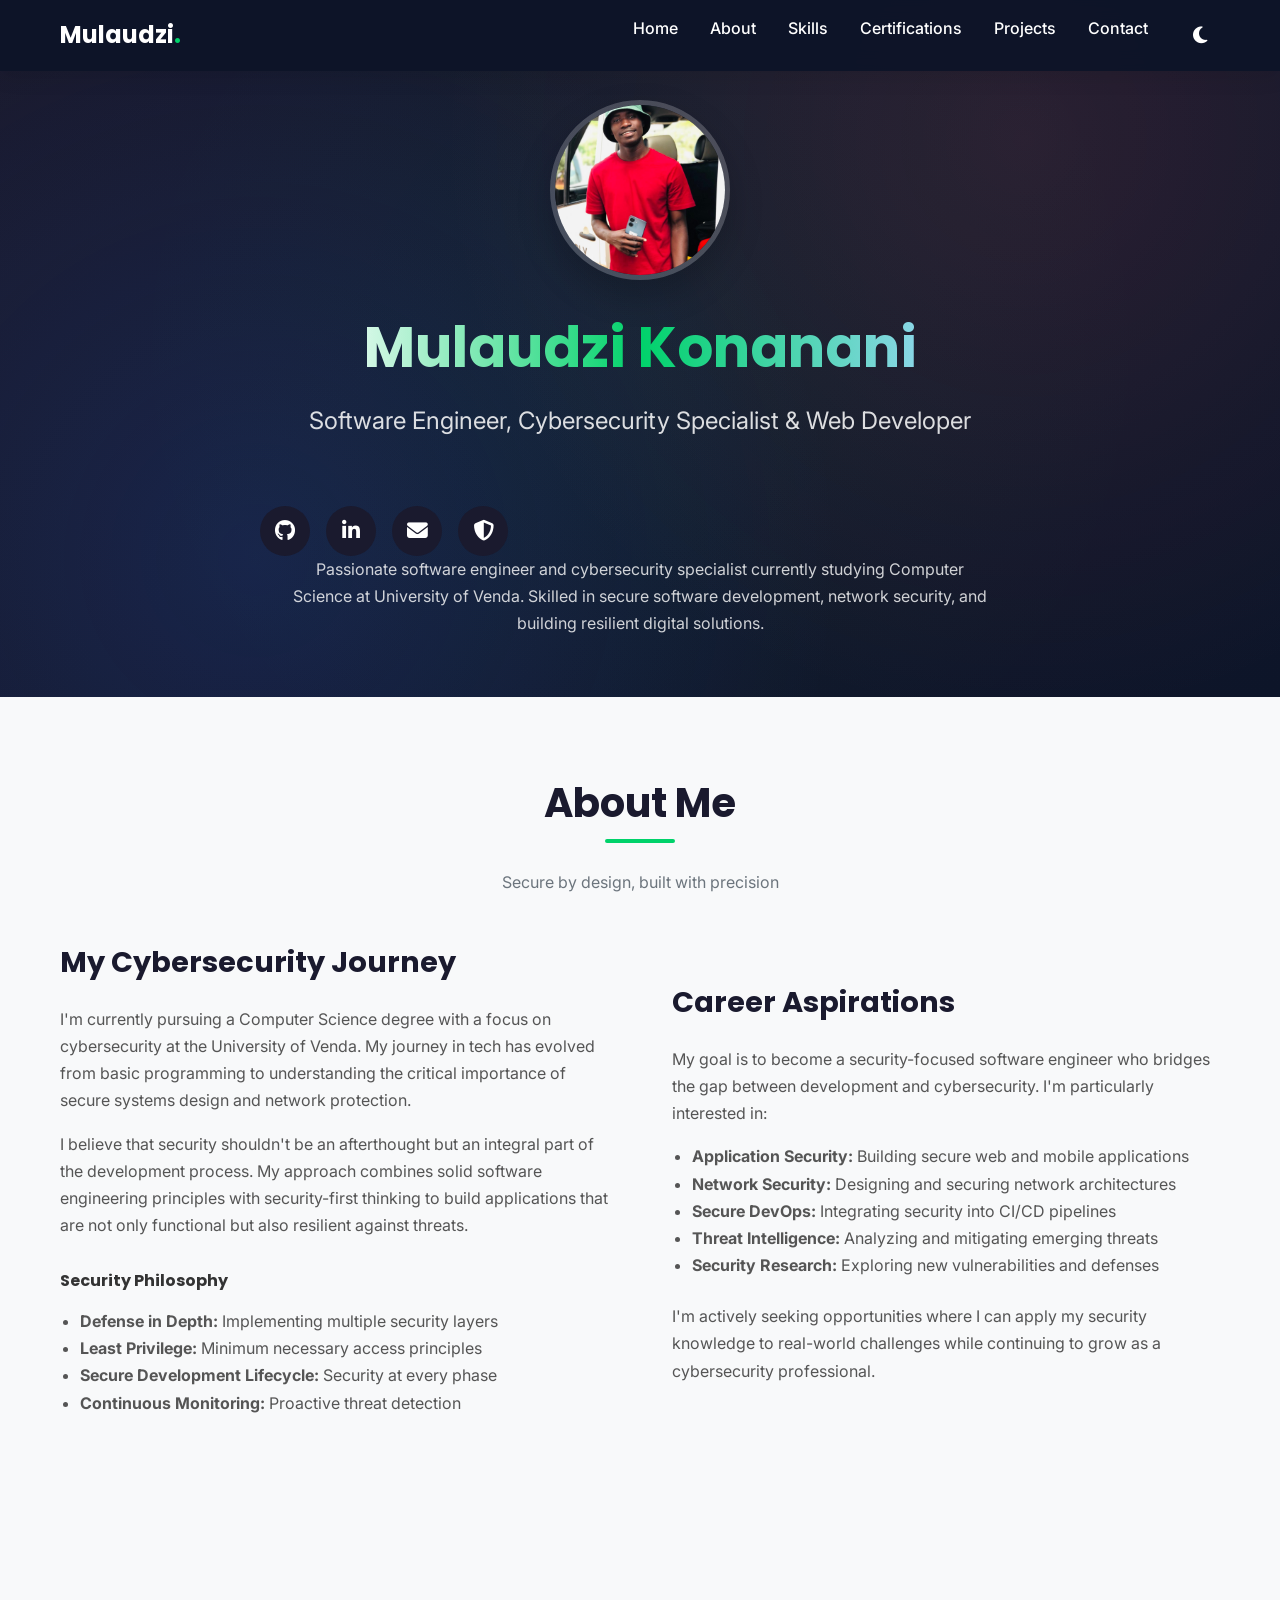
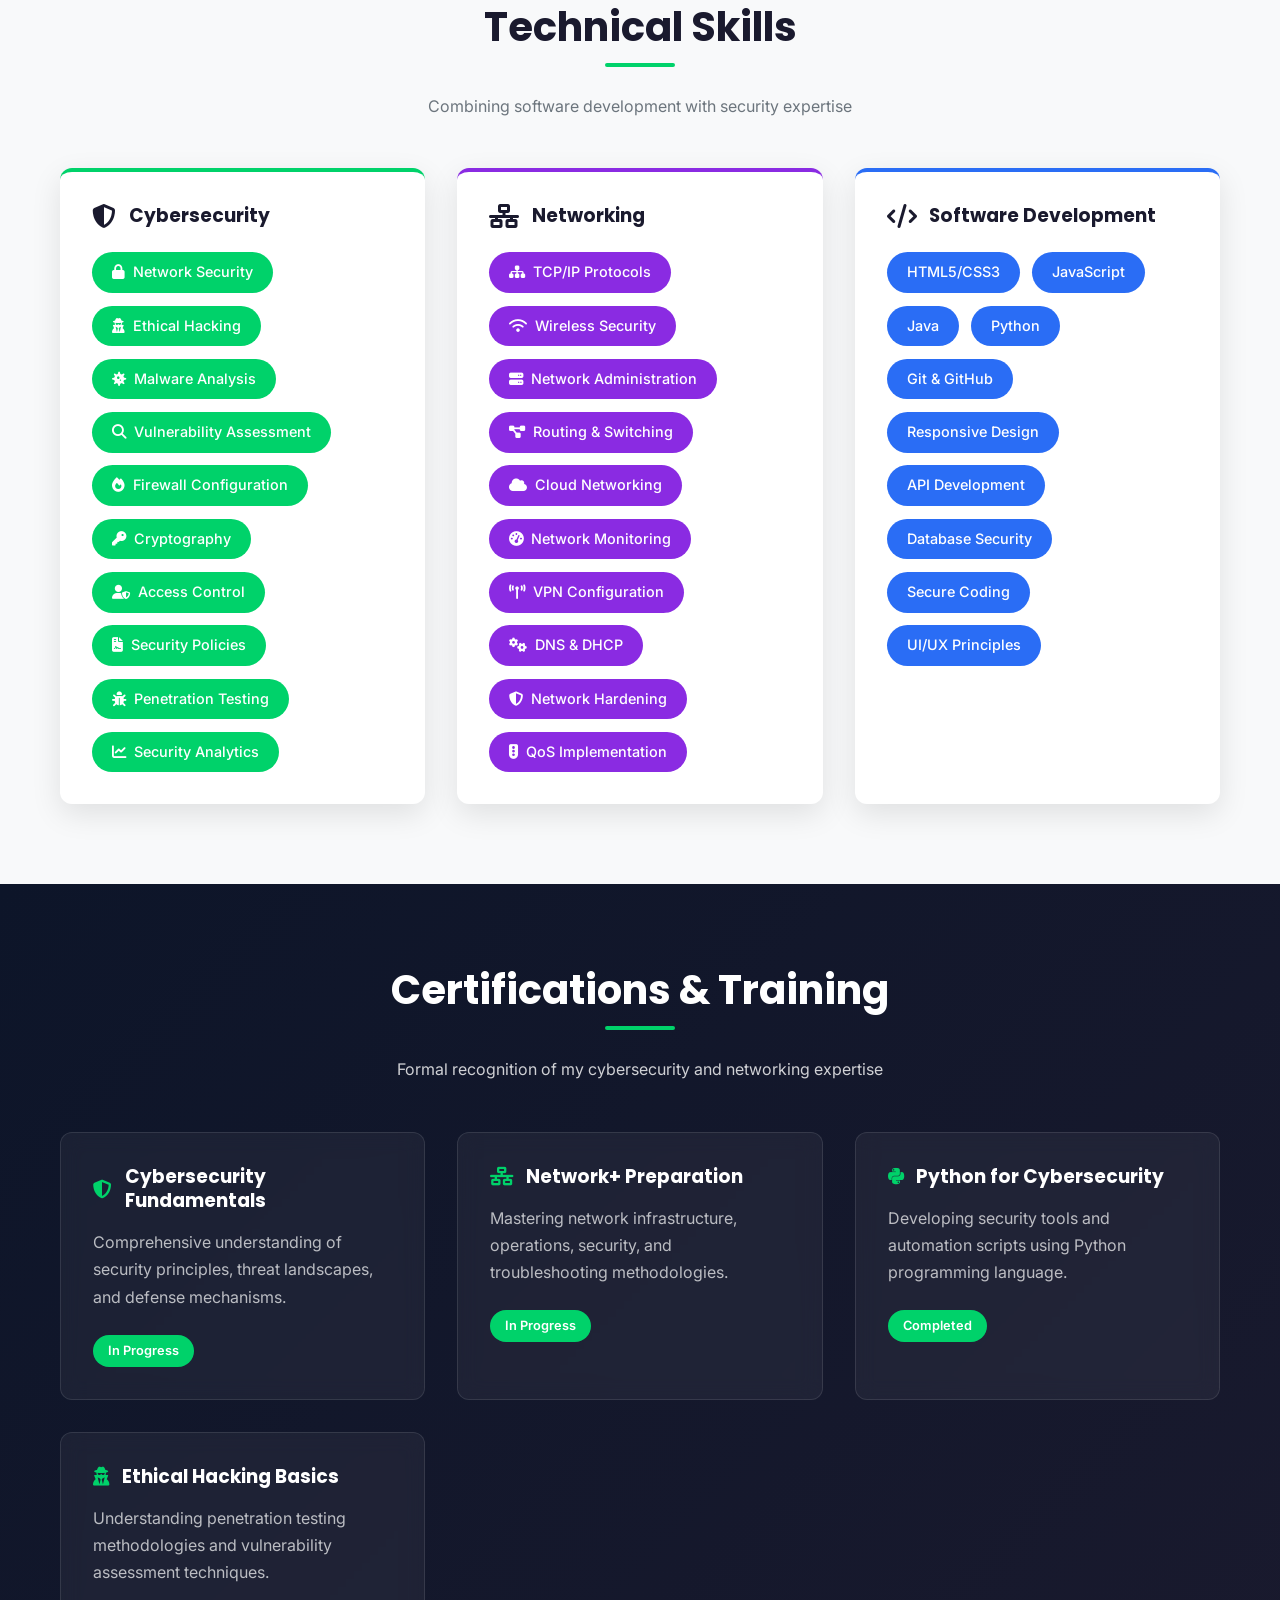
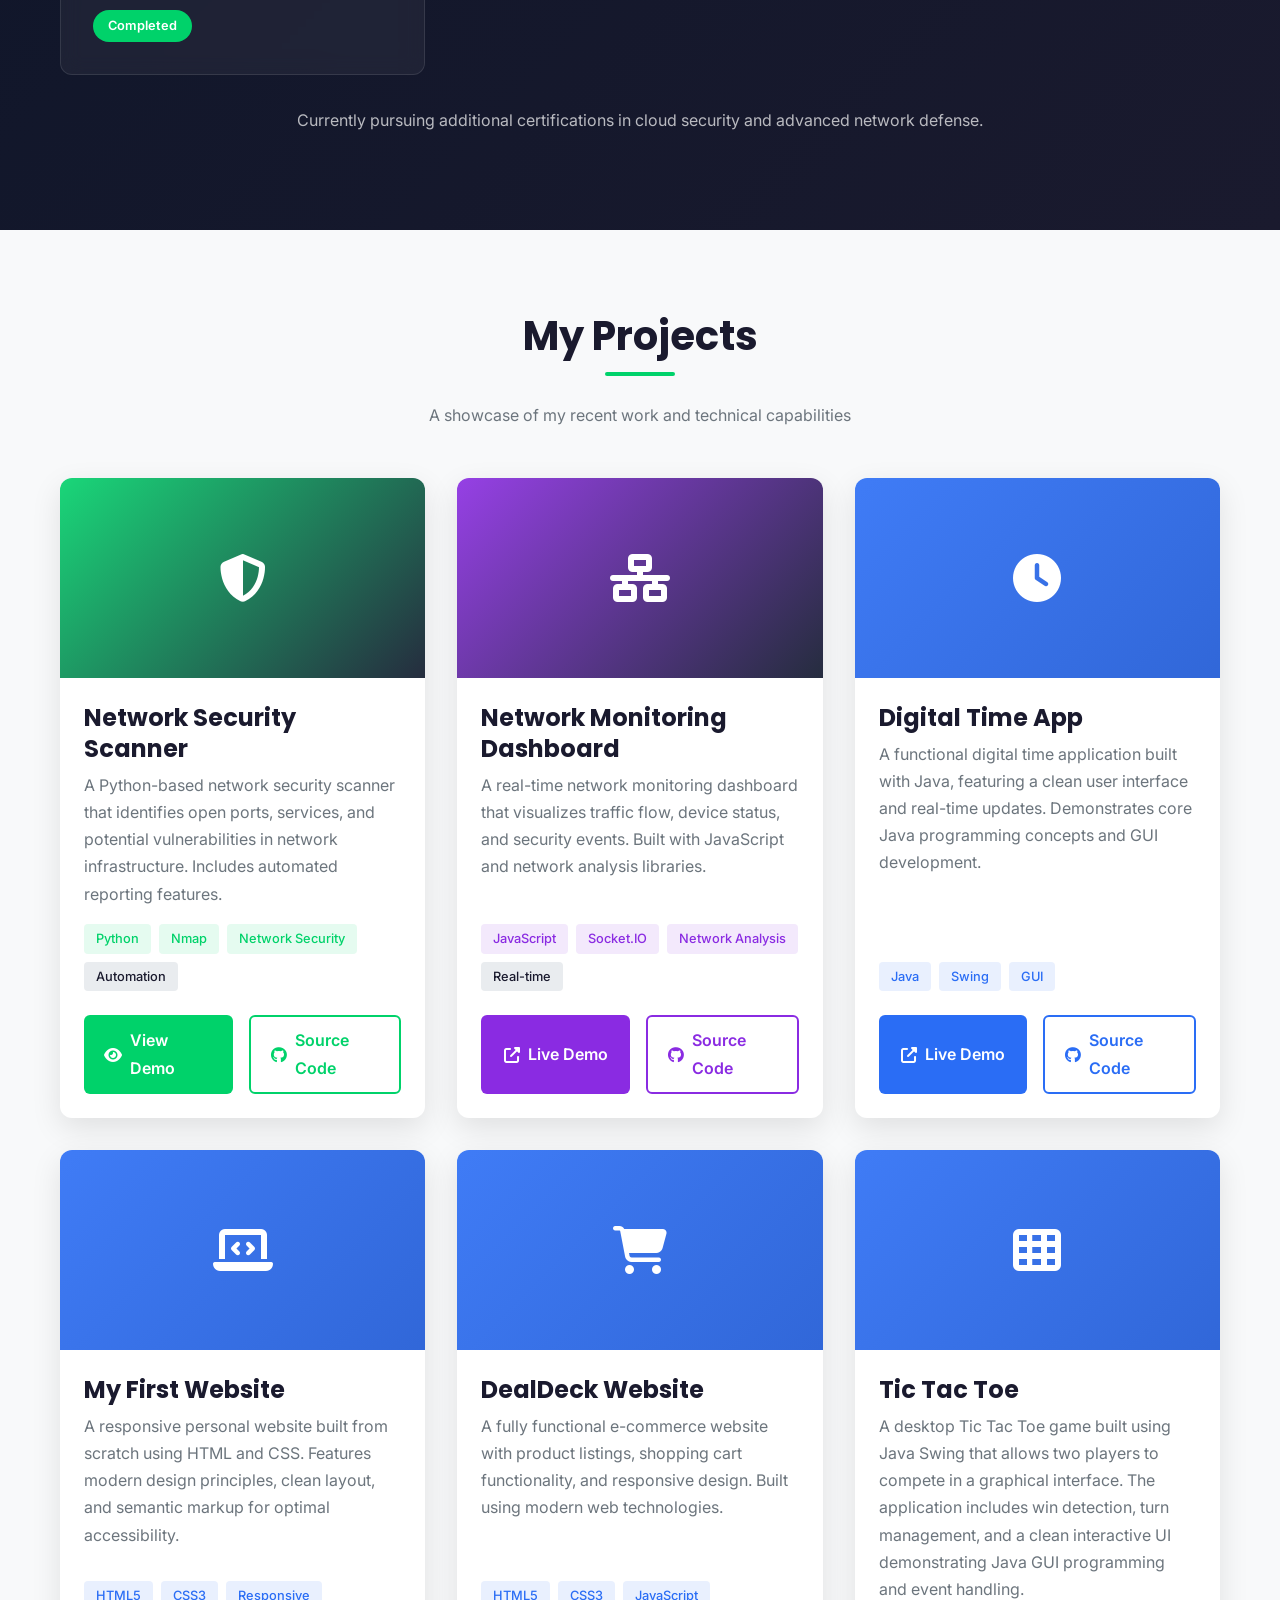
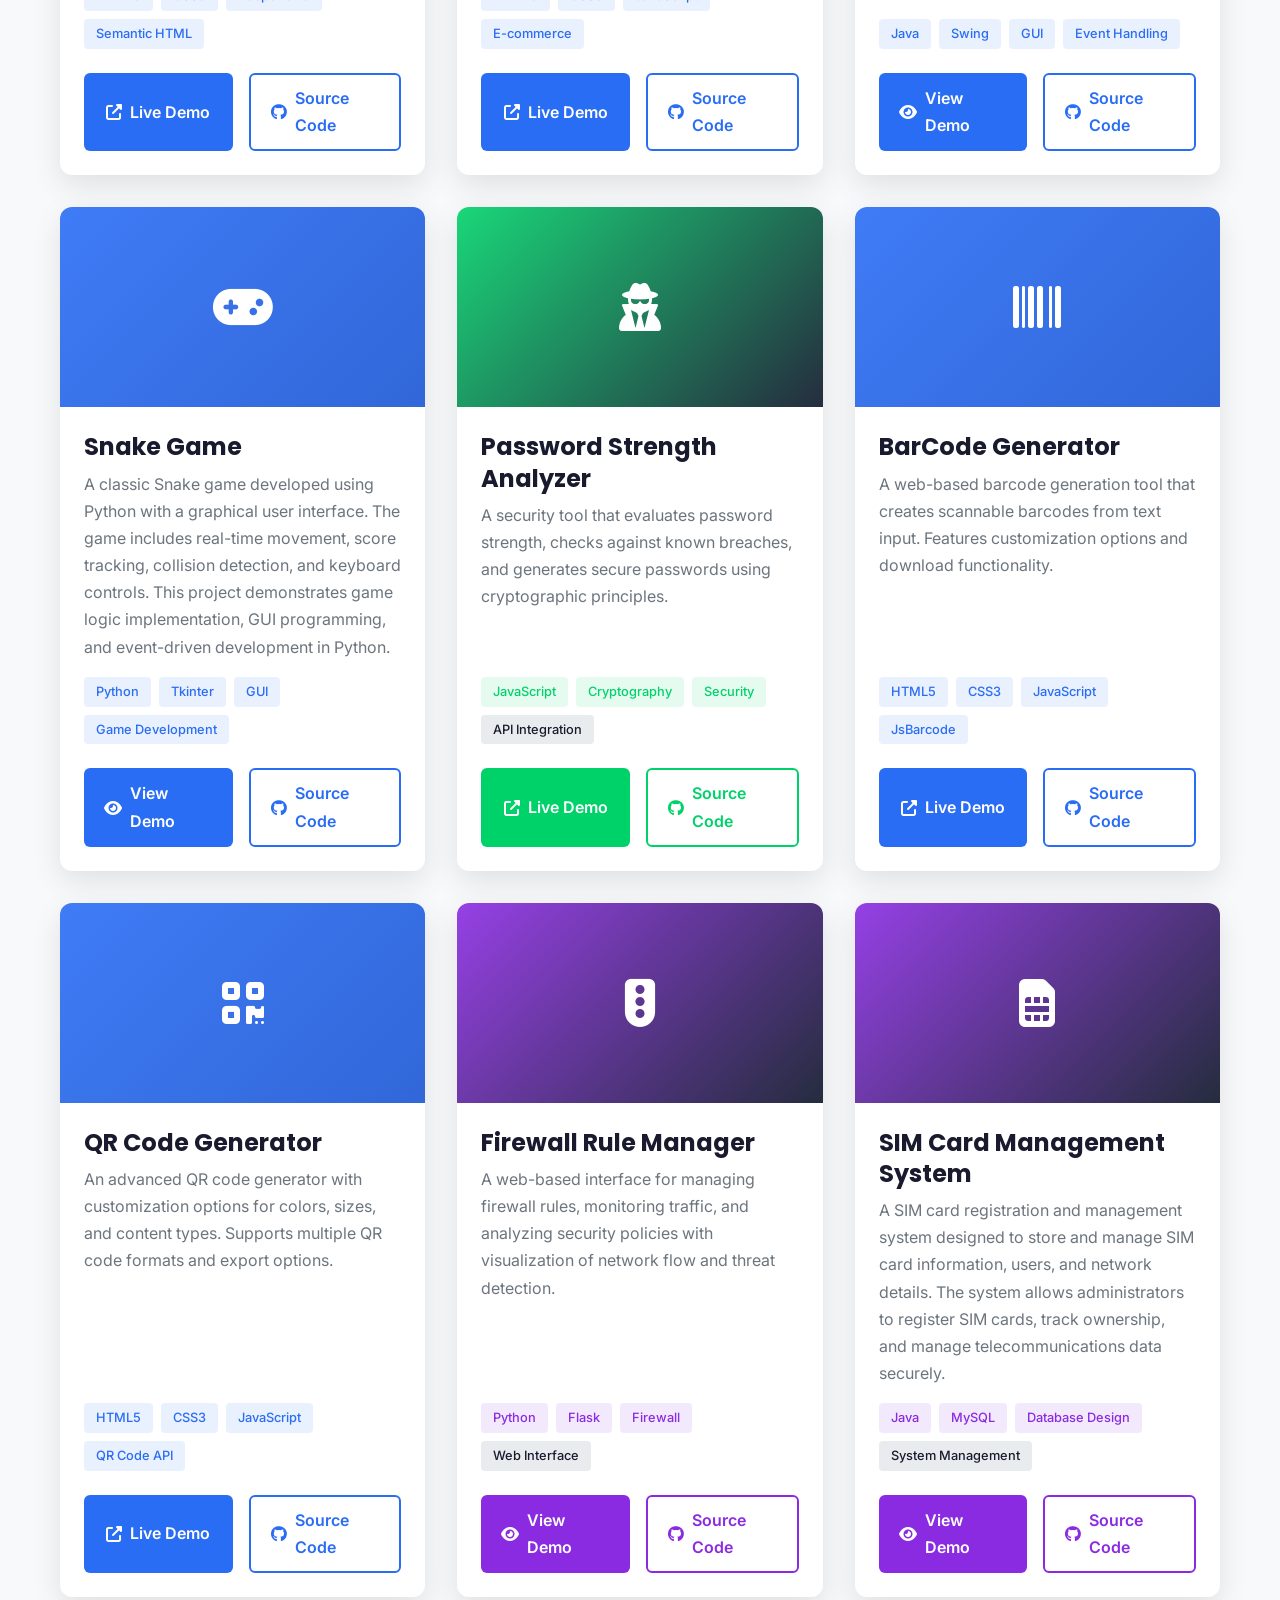
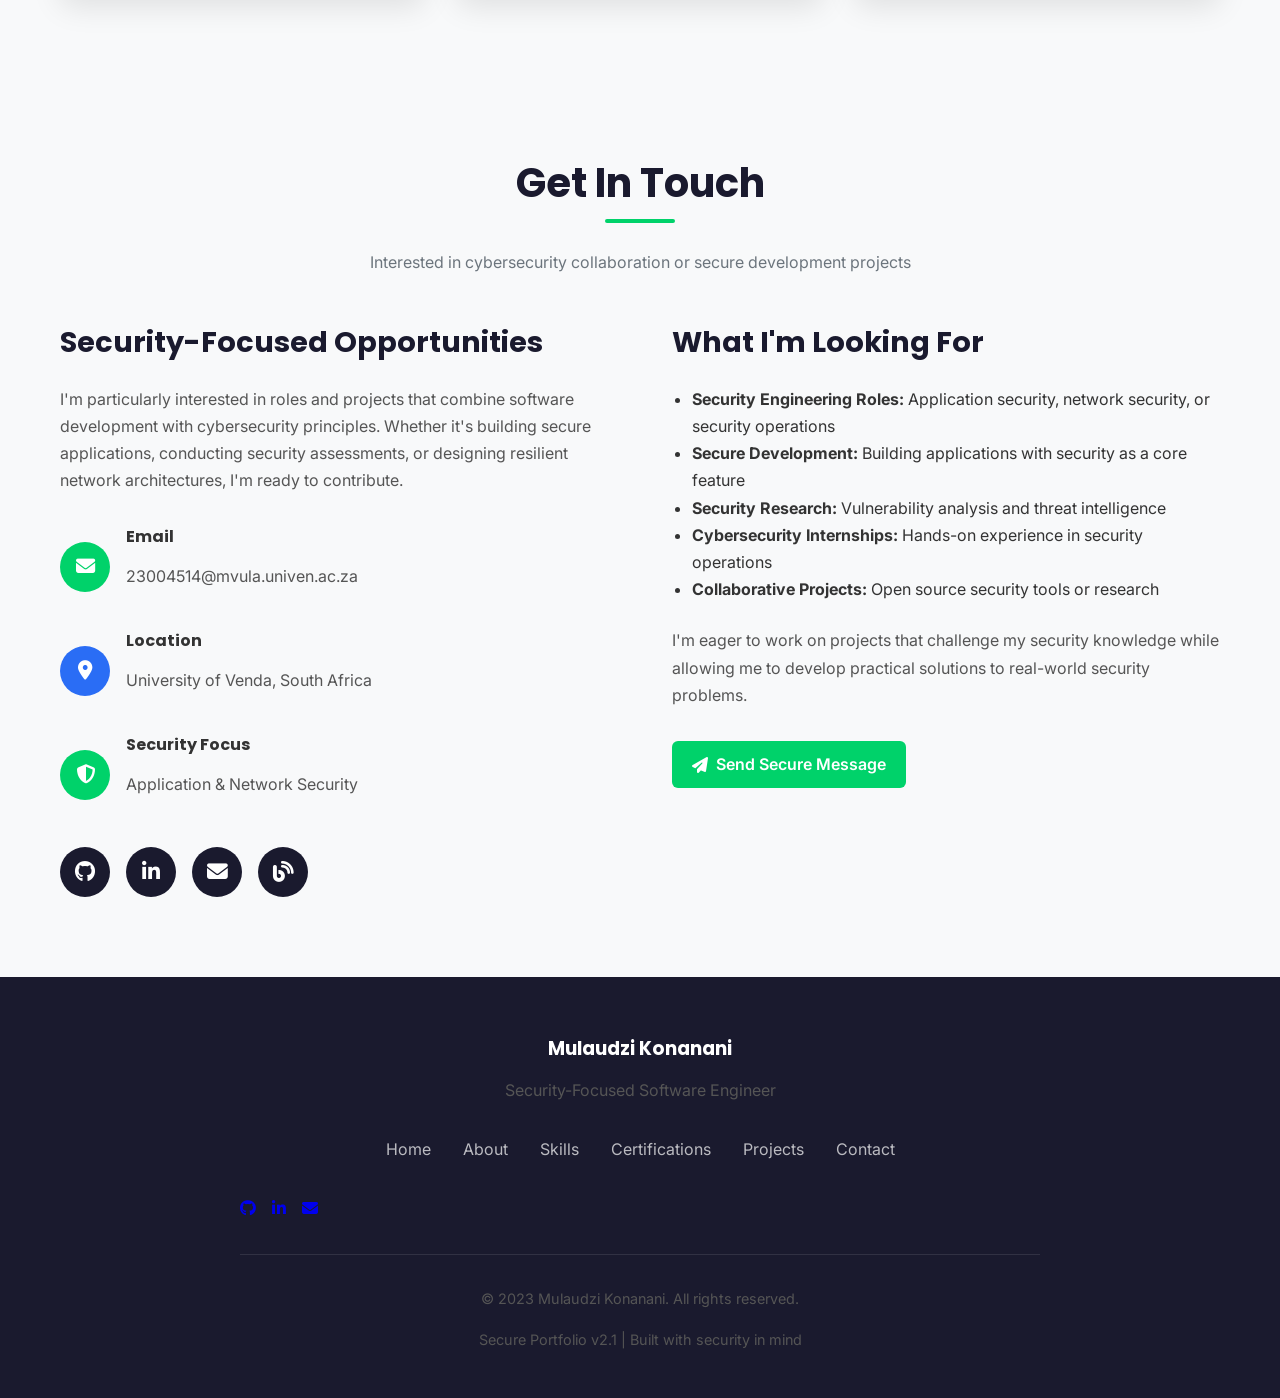
<file: index.html>
<!DOCTYPE html>
<html lang="en">
<head>
    <meta charset="UTF-8" />
    <meta name="viewport" content="width=device-width, initial-scale=1.0" />
    <title>Mulaudzi Konanani | Software Engineer & Cybersecurity Specialist</title>
    <link rel="stylesheet" href="https://cdnjs.cloudflare.com/ajax/libs/font-awesome/6.5.0/css/all.min.css">
    <link rel="preconnect" href="https://fonts.googleapis.com">
    <link rel="preconnect" href="https://fonts.gstatic.com" crossorigin>
    <link href="https://fonts.googleapis.com/css2?family=Poppins:wght@300;400;500;600;700&family=Inter:wght@300;400;500;600&display=swap" rel="stylesheet">

<link rel="stylesheet" href="style.css" />

</head>

<body>
    <!-- Navigation -->
    <nav>
        <div class="container nav-container">
            <a href="#" class="logo">Mulaudzi<span>.</span></a>
            
            <button class="mobile-menu-btn" id="mobileMenuBtn">
                <i class="fas fa-bars"></i>
            </button>
            
            <ul class="nav-links" id="navLinks">
                <li><a href="#home" class="active">Home</a></li>
                <li><a href="#about">About</a></li>
                <li><a href="#skills">Skills</a></li>
                <li><a href="#certifications">Certifications</a></li>
                <li><a href="#projects">Projects</a></li>
                <li><a href="#contact">Contact</a></li>
                <li>
                    <button class="theme-toggle" id="themeToggle" aria-label="Toggle theme">
                        <i class="fas fa-moon"></i>
                    </button>
                </li>
            </ul>
        </div>
    </nav>

    <!-- Header / Hero Section -->
    <header id="home">
        <div class="container header-content">
            <div class="profile-container">
                <img src="Kowny.jpg" alt="Photo of Mulaudzi Konanani" class="profile-photo">
                <div>
                    <h1>Mulaudzi Konanani</h1>
                    <p class="subtitle">Software Engineer, Cybersecurity Specialist & Web Developer</p>
                </div>
            </div>
            
            <div class="social-links">
                <a href="https://github.com/23004514" target="_blank" aria-label="GitHub" class="social-link">
                    <i class="fab fa-github"></i>
                </a>
                <a href="https://www.linkedin.com/in/mulaudzi-konanani-b9b3ab383" target="_blank" aria-label="LinkedIn" class="social-link">
                    <i class="fab fa-linkedin-in"></i>
                </a>
                <a href="mailto:23004514@mvula.univen.ac.za" aria-label="Email" class="social-link">
                    <i class="fas fa-envelope"></i>
                </a>
                <a href="https://tryhackme.com/p/mulaudziknnn" aria-label="TryHackMe" class="social-link" title="TryHackMe Profile">
                    <i class="fas fa-shield-alt"></i>
                </a>
            </div>
            
            <p class="text-center mt-2" style="color: rgba(255,255,255,0.8); max-width: 700px; margin: 0 auto;">
                Passionate software engineer and cybersecurity specialist currently studying Computer Science at University of Venda. 
                Skilled in secure software development, network security, and building resilient digital solutions.
            </p>
        </div>
    </header>

    <!-- About Section -->
    <section id="about">
        <div class="container">
            <div class="section-title">
                <h2>About Me</h2>
                <p>Secure by design, built with precision</p>
            </div>
            
            <div class="about-content">
                <div class="about-text">
                    <h3>My Cybersecurity Journey</h3>
                    <p>
                        I'm currently pursuing a Computer Science degree with a focus on cybersecurity at the University of Venda. 
                        My journey in tech has evolved from basic programming to understanding the critical importance of secure 
                        systems design and network protection.
                    </p>
                    <p>
                        I believe that security shouldn't be an afterthought but an integral part of the development process. 
                        My approach combines solid software engineering principles with security-first thinking to build 
                        applications that are not only functional but also resilient against threats.
                    </p>
                    
                    <div class="mt-2">
                        <h4>Security Philosophy</h4>
                        <ul style="padding-left: 20px; margin-bottom: 1.5rem; color: #555;">
                            <li><strong>Defense in Depth:</strong> Implementing multiple security layers</li>
                            <li><strong>Least Privilege:</strong> Minimum necessary access principles</li>
                            <li><strong>Secure Development Lifecycle:</strong> Security at every phase</li>
                            <li><strong>Continuous Monitoring:</strong> Proactive threat detection</li>
                        </ul>
                    </div>
                </div>
                
                <div class="about-text">
                    <h3>Career Aspirations</h3>
                    <p>
                        My goal is to become a security-focused software engineer who bridges the gap between development 
                        and cybersecurity. I'm particularly interested in:
                    </p>
                    <ul style="padding-left: 20px; margin-bottom: 1.5rem; color: #555;">
                        <li><strong>Application Security:</strong> Building secure web and mobile applications</li>
                        <li><strong>Network Security:</strong> Designing and securing network architectures</li>
                        <li><strong>Secure DevOps:</strong> Integrating security into CI/CD pipelines</li>
                        <li><strong>Threat Intelligence:</strong> Analyzing and mitigating emerging threats</li>
                        <li><strong>Security Research:</strong> Exploring new vulnerabilities and defenses</li>
                    </ul>
                    
                    <p>
                        I'm actively seeking opportunities where I can apply my security knowledge to real-world 
                        challenges while continuing to grow as a cybersecurity professional.
                    </p>
                </div>
            </div>
        </div>
    </section>

    <!-- Skills Section -->
    <section id="skills">
        <div class="container">
            <div class="section-title">
                <h2>Technical Skills</h2>
                <p>Combining software development with security expertise</p>
            </div>
            
            <div class="skills-categories">
                <div class="skill-category cybersecurity">
                    <h3><i class="fas fa-shield-alt"></i> Cybersecurity</h3>
                    <div class="skills-grid">
                        <span class="skill-tag cyber"><i class="fas fa-lock"></i> Network Security</span>
                        <span class="skill-tag cyber"><i class="fas fa-user-secret"></i> Ethical Hacking</span>
                        <span class="skill-tag cyber"><i class="fas fa-virus"></i> Malware Analysis</span>
                        <span class="skill-tag cyber"><i class="fas fa-search"></i> Vulnerability Assessment</span>
                        <span class="skill-tag cyber"><i class="fas fa-fire"></i> Firewall Configuration</span>
                        <span class="skill-tag cyber"><i class="fas fa-key"></i> Cryptography</span>
                        <span class="skill-tag cyber"><i class="fas fa-user-shield"></i> Access Control</span>
                        <span class="skill-tag cyber"><i class="fas fa-file-contract"></i> Security Policies</span>
                        <span class="skill-tag cyber"><i class="fas fa-bug"></i> Penetration Testing</span>
                        <span class="skill-tag cyber"><i class="fas fa-chart-line"></i> Security Analytics</span>
                    </div>
                </div>
                
                <div class="skill-category networking">
                    <h3><i class="fas fa-network-wired"></i> Networking</h3>
                    <div class="skills-grid">
                        <span class="skill-tag network"><i class="fas fa-sitemap"></i> TCP/IP Protocols</span>
                        <span class="skill-tag network"><i class="fas fa-wifi"></i> Wireless Security</span>
                        <span class="skill-tag network"><i class="fas fa-server"></i> Network Administration</span>
                        <span class="skill-tag network"><i class="fas fa-project-diagram"></i> Routing & Switching</span>
                        <span class="skill-tag network"><i class="fas fa-cloud"></i> Cloud Networking</span>
                        <span class="skill-tag network"><i class="fas fa-tachometer-alt"></i> Network Monitoring</span>
                        <span class="skill-tag network"><i class="fas fa-broadcast-tower"></i> VPN Configuration</span>
                        <span class="skill-tag network"><i class="fas fa-cogs"></i> DNS & DHCP</span>
                        <span class="skill-tag network"><i class="fas fa-shield-alt"></i> Network Hardening</span>
                        <span class="skill-tag network"><i class="fas fa-traffic-light"></i> QoS Implementation</span>
                    </div>
                </div>
                
                <div class="skill-category">
                    <h3><i class="fas fa-code"></i> Software Development</h3>
                    <div class="skills-grid">
                        <span class="skill-tag">HTML5/CSS3</span>
                        <span class="skill-tag">JavaScript</span>
                        <span class="skill-tag">Java</span>
                        <span class="skill-tag">Python</span>
                        <span class="skill-tag">Git & GitHub</span>
                        <span class="skill-tag">Responsive Design</span>
                        <span class="skill-tag">API Development</span>
                        <span class="skill-tag">Database Security</span>
                        <span class="skill-tag">Secure Coding</span>
                        <span class="skill-tag">UI/UX Principles</span>
                    </div>
                </div>
            </div>
        </div>
    </section>

    <!-- Certifications Section -->
    <section id="certifications" class="certifications">
        <div class="container">
            <div class="section-title">
                <h2>Certifications & Training</h2>
                <p>Formal recognition of my cybersecurity and networking expertise</p>
            </div>
            
            <div class="certifications-grid">
                <div class="cert-card">
                    <h3><i class="fas fa-shield-alt"></i> Cybersecurity Fundamentals</h3>
                    <p>Comprehensive understanding of security principles, threat landscapes, and defense mechanisms.</p>
                    <span class="cert-status">In Progress</span>
                </div>
                
                <div class="cert-card">
                    <h3><i class="fas fa-network-wired"></i> Network+ Preparation</h3>
                    <p>Mastering network infrastructure, operations, security, and troubleshooting methodologies.</p>
                    <span class="cert-status">In Progress</span>
                </div>
                
                <div class="cert-card">
                    <h3><i class="fab fa-python"></i> Python for Cybersecurity</h3>
                    <p>Developing security tools and automation scripts using Python programming language.</p>
                    <span class="cert-status">Completed</span>
                </div>
                
                <div class="cert-card">
                    <h3><i class="fas fa-user-secret"></i> Ethical Hacking Basics</h3>
                    <p>Understanding penetration testing methodologies and vulnerability assessment techniques.</p>
                    <span class="cert-status">Completed</span>
                </div>
            </div>
            
            <p class="text-center mt-2" style="color: rgba(255,255,255,0.7);">
                Currently pursuing additional certifications in cloud security and advanced network defense.
            </p>
        </div>
    </section>

    <!-- Projects Section -->
    <section id="projects">
        <div class="container">
            <div class="section-title">
                <h2>My Projects</h2>
                <p>A showcase of my recent work and technical capabilities</p>
            </div>
            
            <div class="projects-grid">
                <!-- Cybersecurity Project 1 -->
                <div class="project-card">
                    <div class="project-img cyber-bg">
                        <i class="fas fa-shield-alt pulse"></i>
                    </div>
                    <div class="project-content">
                        <h3>Network Security Scanner</h3>
                        <p>A Python-based network security scanner that identifies open ports, services, and potential vulnerabilities in network infrastructure. Includes automated reporting features.</p>
                        
                        <div class="project-tools">
                            <span class="tool-tag cyber">Python</span>
                            <span class="tool-tag cyber">Nmap</span>
                            <span class="tool-tag cyber">Network Security</span>
                            <span class="tool-tag">Automation</span>
                        </div>
                        
                        <div class="project-links">
                            <a href="#" class="project-link cyber" target="_blank">
                                <i class="fas fa-eye"></i> View Demo
                            </a>
                            <a href="https://github.com/23004514/passwordATTACK.git" class="project-link secondary cyber" target="_blank">
                                <i class="fab fa-github"></i> Source Code
                            </a>
                        </div>
                    </div>
                </div>
                
                <!-- Network Project 1 -->
                <div class="project-card">
                    <div class="project-img network-bg">
                        <i class="fas fa-network-wired"></i>
                    </div>
                    <div class="project-content">
                        <h3>Network Monitoring Dashboard</h3>
                        <p>A real-time network monitoring dashboard that visualizes traffic flow, device status, and security events. Built with JavaScript and network analysis libraries.</p>
                        
                        <div class="project-tools">
                            <span class="tool-tag network">JavaScript</span>
                            <span class="tool-tag network">Socket.IO</span>
                            <span class="tool-tag network">Network Analysis</span>
                            <span class="tool-tag">Real-time</span>
                        </div>
                        
                        <div class="project-links">
                            <a href="#" class="project-link network" target="_blank">
                                <i class="fas fa-external-link-alt"></i> Live Demo
                            </a>
                            <a href="https://github.com/23004514/WI-FI-scanner-GUI.git" class="project-link secondary network" target="_blank">
                                <i class="fab fa-github"></i> Source Code
                            </a>
                        </div>
                    </div>
                </div>
                
                <!-- Project 1 - Original -->
                <div class="project-card">
                    <div class="project-img development-bg">
                        <i class="fas fa-clock"></i>
                    </div>
                    <div class="project-content">
                        <h3>Digital Time App</h3>
                        <p>A functional digital time application built with Java, featuring a clean user interface and real-time updates. Demonstrates core Java programming concepts and GUI development.</p>
                        
                        <div class="project-tools">
                            <span class="tool-tag development">Java</span>
                            <span class="tool-tag development">Swing</span>
                            <span class="tool-tag development">GUI</span>
                        </div>
                        
                        <div class="project-links">
                            <a href="https://github.com/23004514/DigitalClock.git" class="project-link" target="_blank">
                                <i class="fas fa-external-link-alt"></i> Live Demo
                            </a>
                            <a href="https://github.com/23004514/DigitalClock.git" class="project-link secondary" target="_blank">
                                <i class="fab fa-github"></i> Source Code
                            </a>
                        </div>
                    </div>
                </div>
                
                <!-- Project 2 - Original -->
                <div class="project-card">
                    <div class="project-img development-bg">
                        <i class="fas fa-laptop-code"></i>
                    </div>
                    <div class="project-content">
                        <h3>My First Website</h3>
                        <p>A responsive personal website built from scratch using HTML and CSS. Features modern design principles, clean layout, and semantic markup for optimal accessibility.</p>
                        
                        <div class="project-tools">
                            <span class="tool-tag development">HTML5</span>
                            <span class="tool-tag development">CSS3</span>
                            <span class="tool-tag development">Responsive</span>
                            <span class="tool-tag development">Semantic HTML</span>
                        </div>
                        
                        <div class="project-links">
                            <a href="https://23004514.github.io/Combination/" class="project-link" target="_blank">
                                <i class="fas fa-external-link-alt"></i> Live Demo
                            </a>
                            <a href="https://github.com/23004514/Combination.git" class="project-link secondary" target="_blank">
                                <i class="fab fa-github"></i> Source Code
                            </a>
                        </div>
                    </div>
                </div>
                
                <!-- Project 3 - Original -->
                <div class="project-card">
                    <div class="project-img development-bg">
                        <i class="fas fa-shopping-cart"></i>
                    </div>
                    <div class="project-content">
                        <h3>DealDeck Website</h3>
                        <p>A fully functional e-commerce website with product listings, shopping cart functionality, and responsive design. Built using modern web technologies.</p>
                        
                        <div class="project-tools">
                            <span class="tool-tag development">HTML5</span>
                            <span class="tool-tag development">CSS3</span>
                            <span class="tool-tag development">JavaScript</span>
                            <span class="tool-tag development">E-commerce</span>
                        </div>
                        
                        <div class="project-links">
                            <a href="https://23004514.github.io/DEALDECK/" class="project-link" target="_blank">
                                <i class="fas fa-external-link-alt"></i> Live Demo
                            </a>
                            <a href="https://github.com/23004514/DEALDECK" class="project-link secondary" target="_blank">
                                <i class="fab fa-github"></i> Source Code
                            </a>
                        </div>
                    </div>
                </div>

                                <!-- Tic Tac Toe Java Swing Project -->
                <div class="project-card">
                    <div class="project-img development-bg">
                        <i class="fas fa-th"></i>
                    </div>
                    <div class="project-content">
                        <h3>Tic Tac Toe </h3>
                        <p>
                            A desktop Tic Tac Toe game built using Java Swing that allows two players
                            to compete in a graphical interface. The application includes win detection,
                            turn management, and a clean interactive UI demonstrating Java GUI
                            programming and event handling.
                        </p>

                        <div class="project-tools">
                            <span class="tool-tag development">Java</span>
                            <span class="tool-tag development">Swing</span>
                            <span class="tool-tag development">GUI</span>
                            <span class="tool-tag development">Event Handling</span>
                        </div>

                        <div class="project-links">
                            <a href="https://github.com/23004514/TicTacToe.git" class="project-link" target="_blank">
                                <i class="fas fa-eye"></i> View Demo
                            </a>
                            <a href="https://github.com/23004514/TicTacToe" class="project-link secondary" target="_blank">
                                <i class="fab fa-github"></i> Source Code
                            </a>
                        </div>
                    </div>
                </div>

                <!-- Snake Game Python GUI -->
                <div class="project-card">
                    <div class="project-img development-bg">
                        <i class="fas fa-gamepad"></i>
                    </div>
                    <div class="project-content">
                        <h3>Snake Game </h3>
                        <p>
                            A classic Snake game developed using Python with a graphical user interface.
                            The game includes real-time movement, score tracking, collision detection,
                            and keyboard controls. This project demonstrates game logic implementation,
                            GUI programming, and event-driven development in Python.
                        </p>

                        <div class="project-tools">
                            <span class="tool-tag development">Python</span>
                            <span class="tool-tag development">Tkinter</span>
                            <span class="tool-tag development">GUI</span>
                            <span class="tool-tag development">Game Development</span>
                        </div>

                        <div class="project-links">
                            <a href="https://github.com/23004514/Python-snake.git" class="project-link" target="_blank">
                                <i class="fas fa-eye"></i> View Demo
                            </a>
                            <a href="https://github.com/23004514/Python-snake" class="project-link secondary" target="_blank">
                                <i class="fab fa-github"></i> Source Code
                            </a>
                        </div>
                    </div>
                </div>
                
                <!-- Cybersecurity Project 2 -->
                <div class="project-card">
                    <div class="project-img cyber-bg">
                        <i class="fas fa-user-secret"></i>
                    </div>
                    <div class="project-content">
                        <h3>Password Strength Analyzer</h3>
                        <p>A security tool that evaluates password strength, checks against known breaches, and generates secure passwords using cryptographic principles.</p>
                        
                        <div class="project-tools">
                            <span class="tool-tag cyber">JavaScript</span>
                            <span class="tool-tag cyber">Cryptography</span>
                            <span class="tool-tag cyber">Security</span>
                            <span class="tool-tag">API Integration</span>
                        </div>
                        
                        <div class="project-links">
                            <a href="#" class="project-link cyber" target="_blank">
                                <i class="fas fa-external-link-alt"></i> Live Demo
                            </a>
                            <a href="https://github.com/23004514" class="project-link secondary cyber" target="_blank">
                                <i class="fab fa-github"></i> Source Code
                            </a>
                        </div>
                    </div>
                </div>
                
                <!-- Project 4 - Original -->
                <div class="project-card">
                    <div class="project-img development-bg">
                        <i class="fas fa-barcode"></i>
                    </div>
                    <div class="project-content">
                        <h3>BarCode Generator</h3>
                        <p>A web-based barcode generation tool that creates scannable barcodes from text input. Features customization options and download functionality.</p>
                        
                        <div class="project-tools">
                            <span class="tool-tag development">HTML5</span>
                            <span class="tool-tag development">CSS3</span>
                            <span class="tool-tag development">JavaScript</span>
                            <span class="tool-tag development">JsBarcode</span>
                        </div>
                        
                        <div class="project-links">
                            <a href="https://23004514.github.io/BarCode/" class="project-link" target="_blank">
                                <i class="fas fa-external-link-alt"></i> Live Demo
                            </a>
                            <a href="https://github.com/23004514/BarCode" class="project-link secondary" target="_blank">
                                <i class="fab fa-github"></i> Source Code
                            </a>
                        </div>
                    </div>
                </div>
                
                <!-- Project 5 - Original -->
                <div class="project-card">
                    <div class="project-img development-bg">
                        <i class="fas fa-qrcode"></i>
                    </div>
                    <div class="project-content">
                        <h3>QR Code Generator</h3>
                        <p>An advanced QR code generator with customization options for colors, sizes, and content types. Supports multiple QR code formats and export options.</p>
                        
                        <div class="project-tools">
                            <span class="tool-tag development">HTML5</span>
                            <span class="tool-tag development">CSS3</span>
                            <span class="tool-tag development">JavaScript</span>
                            <span class="tool-tag development">QR Code API</span>
                        </div>
                        
                        <div class="project-links">
                            <a href="https://23004514.github.io/QR-CODE/" class="project-link" target="_blank">
                                <i class="fas fa-external-link-alt"></i> Live Demo
                            </a>
                            <a href="https://github.com/23004514/QR-CODE#" class="project-link secondary" target="_blank">
                                <i class="fab fa-github"></i> Source Code
                            </a>
                        </div>
                    </div>
                </div>
                
                <!-- Network Project 2 -->
                <div class="project-card">
                    <div class="project-img network-bg">
                        <i class="fas fa-traffic-light"></i>
                    </div>
                    <div class="project-content">
                        <h3>Firewall Rule Manager</h3>
                        <p>A web-based interface for managing firewall rules, monitoring traffic, and analyzing security policies with visualization of network flow and threat detection.</p>
                        
                        <div class="project-tools">
                            <span class="tool-tag network">Python</span>
                            <span class="tool-tag network">Flask</span>
                            <span class="tool-tag network">Firewall</span>
                            <span class="tool-tag">Web Interface</span>
                        </div>
                        
                        <div class="project-links">
                            <a href="#" class="project-link network" target="_blank">
                                <i class="fas fa-eye"></i> View Demo
                            </a>
                            <a href="https://github.com/23004514" class="project-link secondary network" target="_blank">
                                <i class="fab fa-github"></i> Source Code
                            </a>
                        </div>
                    </div>
                </div>

                <!-- Mobile SIM Card Management System -->
                <div class="project-card">
                    <div class="project-img network-bg">
                        <i class="fas fa-sim-card"></i>
                    </div>
                    <div class="project-content">
                        <h3>SIM Card Management System</h3>
                        <p>
                            A SIM card registration and management system designed to store and manage
                            SIM card information, users, and network details. The system allows
                            administrators to register SIM cards, track ownership, and manage
                            telecommunications data securely.
                        </p>

                        <div class="project-tools">
                            <span class="tool-tag network">Java</span>
                            <span class="tool-tag network">MySQL</span>
                            <span class="tool-tag network">Database Design</span>
                            <span class="tool-tag">System Management</span>
                        </div>

                        <div class="project-links">
                            <a href="#" class="project-link network" target="_blank">
                                <i class="fas fa-eye"></i> View Demo
                            </a>
                            <a href="https://github.com/23004514" class="project-link secondary network" target="_blank">
                                <i class="fab fa-github"></i> Source Code
                            </a>
                        </div>
                    </div>
                </div>

            </div>
        </div>
    </section>

    <!-- Contact Section -->
    <section id="contact">
        <div class="container">
            <div class="section-title">
                <h2>Get In Touch</h2>
                <p>Interested in cybersecurity collaboration or secure development projects</p>
            </div>
            
            <div class="contact-content">
                <div class="contact-info">
                    <h3>Security-Focused Opportunities</h3>
                    <p>
                        I'm particularly interested in roles and projects that combine software development 
                        with cybersecurity principles. Whether it's building secure applications, conducting 
                        security assessments, or designing resilient network architectures, I'm ready to contribute.
                    </p>
                    
                    <div class="contact-details">
                        <div class="contact-item">
                            <div class="contact-icon cyber">
                                <i class="fas fa-envelope"></i>
                            </div>
                            <div>
                                <h4>Email</h4>
                                <p>23004514@mvula.univen.ac.za</p>
                            </div>
                        </div>
                        
                        <div class="contact-item">
                            <div class="contact-icon">
                                <i class="fas fa-map-marker-alt"></i>
                            </div>
                            <div>
                                <h4>Location</h4>
                                <p>University of Venda, South Africa</p>
                            </div>
                        </div>
                        
                        <div class="contact-item">
                            <div class="contact-icon cyber">
                                <i class="fas fa-shield-alt"></i>
                            </div>
                            <div>
                                <h4>Security Focus</h4>
                                <p>Application & Network Security</p>
                            </div>
                        </div>
                    </div>
                    
                    <div class="social-links">
                        <a href="https://github.com/23004514" target="_blank" aria-label="GitHub" class="social-link">
                            <i class="fab fa-github"></i>
                        </a>
                        <a href="https://www.linkedin.com/in/mulaudzi-konanani-b9b3ab383" target="_blank" aria-label="LinkedIn" class="social-link">
                            <i class="fab fa-linkedin-in"></i>
                        </a>
                        <a href="mailto:23004514@mvula.univen.ac.za" aria-label="Email" class="social-link">
                            <i class="fas fa-envelope"></i>
                        </a>
                        <a href="#" aria-label="Security Blog" class="social-link">
                            <i class="fas fa-blog"></i>
                        </a>
                    </div>
                </div>
                
                <div class="contact-info">
                    <h3>What I'm Looking For</h3>
                    <ul style="padding-left: 20px; margin-bottom: 1.5rem;">
                        <li><strong>Security Engineering Roles:</strong> Application security, network security, or security operations</li>
                        <li><strong>Secure Development:</strong> Building applications with security as a core feature</li>
                        <li><strong>Security Research:</strong> Vulnerability analysis and threat intelligence</li>
                        <li><strong>Cybersecurity Internships:</strong> Hands-on experience in security operations</li>
                        <li><strong>Collaborative Projects:</strong> Open source security tools or research</li>
                    </ul>
                    
                    <p>
                        I'm eager to work on projects that challenge my security knowledge while allowing me 
                        to develop practical solutions to real-world security problems.
                    </p>
                    
                    <div class="mt-2">
                        <a href="mailto:23004514@mvula.univen.ac.za" class="project-link cyber" style="display: inline-flex;">
                            <i class="fas fa-paper-plane"></i> Send Secure Message
                        </a>
                    </div>
                </div>
            </div>
        </div>
    </section>

    <!-- Footer -->
    <footer>
        <div class="container">
            <div class="footer-content">
                <h3>Mulaudzi Konanani</h3>
                <p>Security-Focused Software Engineer</p>
                
                <div class="footer-links">
                    <a href="#home">Home</a>
                    <a href="#about">About</a>
                    <a href="#skills">Skills</a>
                    <a href="#certifications">Certifications</a>
                    <a href="#projects">Projects</a>
                    <a href="#contact">Contact</a>
                </div>
                
                <div class="social-links">
                    <a href="https://github.com/23004514" target="_blank" aria-label="GitHub">
                        <i class="fab fa-github"></i>
                    </a>
                    <a href="https://www.linkedin.com/in/mulaudzi-konanani-b9b3ab383" target="_blank" aria-label="LinkedIn">
                        <i class="fab fa-linkedin-in"></i>
                    </a>
                    <a href="mailto:23004514@mvula.univen.ac.za" aria-label="Email">
                        <i class="fas fa-envelope"></i>
                    </a>
                </div>
                
                <div class="copyright">
                    <p>&copy; 2023 Mulaudzi Konanani. All rights reserved.</p>
                    <p>Secure Portfolio v2.1 | Built with security in mind</p>
                </div>
            </div>
        </div>
    </footer>

    <script src ="code.js"></script>

</body>
</html>
</file>
<file: style.css>
:root {
            --primary: #2a6df5;
            --primary-dark: #1a56d4;
            --secondary: #ff6b6b;
            --cyber-green: #00d26a;
            --cyber-purple: #8a2be2;
            --dark: #1a1a2e;
            --light: #f8f9fa;
            --gray: #6c757d;
            --gray-light: #e9ecef;
            --success: #28a745;
            --shadow: 0 10px 30px rgba(0, 0, 0, 0.1);
            --shadow-dark: 0 10px 30px rgba(0, 0, 0, 0.3);
            --transition: all 0.3s cubic-bezier(0.25, 0.8, 0.25, 1);
            --border-radius: 12px;
        }

        * {
            margin: 0;
            padding: 0;
            box-sizing: border-box;
        }

        html {
            scroll-behavior: smooth;
            scroll-padding-top: 80px;
        }

        body {
            font-family: 'Inter', sans-serif;
            line-height: 1.7;
            color: #333;
            background-color: var(--light);
            transition: var(--transition);
            overflow-x: hidden;
        }

        h1, h2, h3, h4 {
            font-family: 'Poppins', sans-serif;
            font-weight: 700;
            line-height: 1.3;
            margin-bottom: 1rem;
        }

        p {
            margin-bottom: 1rem;
            color: #555;
        }

        .container {
            max-width: 1200px;
            margin: 0 auto;
            padding: 0 20px;
        }

        /* Header & Navigation */
        header {
            background: linear-gradient(135deg, var(--dark) 0%, #0d1529 100%);
            color: white;
            padding: 100px 0 60px;
            position: relative;
            overflow: hidden;
        }

        header::before {
            content: '';
            position: absolute;
            top: 0;
            left: 0;
            width: 100%;
            height: 100%;
            background: 
                radial-gradient(circle at 20% 80%, rgba(42, 109, 245, 0.15) 0%, transparent 50%),
                radial-gradient(circle at 80% 20%, rgba(255, 107, 107, 0.1) 0%, transparent 50%),
                radial-gradient(circle at 50% 50%, rgba(0, 210, 106, 0.05) 0%, transparent 70%);
            z-index: 0;
        }

        .header-content {
            position: relative;
            z-index: 1;
            text-align: center;
            max-width: 800px;
            margin: 0 auto;
        }

        .header-content h1 {
            font-size: 3.5rem;
            margin-bottom: 1rem;
            background: linear-gradient(90deg, #fff, #00d26a, #a5d8ff);
            -webkit-background-clip: text;
            background-clip: text;
            color: transparent;
            animation: fadeInUp 1s ease;
        }

        .header-content .subtitle {
            font-size: 1.5rem;
            font-weight: 400;
            margin-bottom: 2rem;
            color: rgba(255, 255, 255, 0.85);
            animation: fadeInUp 1s ease 0.2s both;
        }

        .profile-container {
            display: flex;
            flex-direction: column;
            align-items: center;
            gap: 2rem;
            margin-bottom: 2rem;
        }

        .profile-photo {
            width: 180px;
            height: 180px;
            border-radius: 50%;
            object-fit: cover;
            border: 5px solid rgba(255, 255, 255, 0.2);
            box-shadow: 0 15px 35px rgba(0, 0, 0, 0.2);
            transition: var(--transition);
            animation: fadeIn 1s ease 0.4s both;
        }

        .profile-photo:hover {
            transform: scale(1.05);
            border-color: var(--cyber-green);
        }

        /* Navigation */
        nav {
            position: fixed;
            top: 0;
            left: 0;
            width: 100%;
            background: rgba(13, 21, 41, 0.95);
            backdrop-filter: blur(10px);
            z-index: 1000;
            box-shadow: 0 5px 20px rgba(0, 0, 0, 0.1);
            padding: 15px 0;
        }

        .nav-container {
            display: flex;
            justify-content: space-between;
            align-items: center;
        }

        .logo {
            font-family: 'Poppins', sans-serif;
            font-weight: 700;
            font-size: 1.5rem;
            color: white;
            text-decoration: none;
        }

        .logo span {
            color: var(--cyber-green);
        }

        .nav-links {
            display: flex;
            gap: 2rem;
            list-style: none;
        }

        .nav-links a {
            color: white;
            text-decoration: none;
            font-weight: 500;
            font-size: 1rem;
            position: relative;
            padding: 5px 0;
            transition: var(--transition);
        }

        .nav-links a::after {
            content: '';
            position: absolute;
            bottom: 0;
            left: 0;
            width: 0;
            height: 2px;
            background: var(--cyber-green);
            transition: width 0.3s ease;
        }

        .nav-links a:hover::after,
        .nav-links a.active::after {
            width: 100%;
        }

        .nav-links a:hover {
            color: var(--cyber-green);
        }

        .theme-toggle {
            background: transparent;
            border: none;
            color: white;
            font-size: 1.2rem;
            cursor: pointer;
            width: 40px;
            height: 40px;
            border-radius: 50%;
            display: flex;
            align-items: center;
            justify-content: center;
            transition: var(--transition);
        }

        .theme-toggle:hover {
            background: rgba(255, 255, 255, 0.1);
        }

        .mobile-menu-btn {
            display: none;
            background: transparent;
            border: none;
            color: white;
            font-size: 1.5rem;
            cursor: pointer;
        }

        /* Sections */
        section {
            padding: 80px 0;
        }

        section:nth-child(even) {
            background-color: #f8f9fa;
        }

        .section-title {
            text-align: center;
            margin-bottom: 3rem;
            position: relative;
        }

        .section-title h2 {
            font-size: 2.5rem;
            color: var(--dark);
            display: inline-block;
        }

        .section-title h2::after {
            content: '';
            display: block;
            width: 70px;
            height: 4px;
            background: var(--cyber-green);
            margin: 10px auto;
            border-radius: 2px;
        }

        .section-title p {
            color: var(--gray);
            max-width: 700px;
            margin: 0 auto;
        }

        /* Skills Section */
        .skills-section {
            padding: 60px 0;
        }

        .skills-categories {
            display: grid;
            grid-template-columns: repeat(auto-fit, minmax(300px, 1fr));
            gap: 2rem;
            margin-top: 2rem;
        }

        .skill-category {
            background: white;
            border-radius: var(--border-radius);
            padding: 2rem;
            box-shadow: var(--shadow);
            transition: var(--transition);
            border-top: 4px solid var(--primary);
        }

        .skill-category:hover {
            transform: translateY(-5px);
            box-shadow: 0 15px 30px rgba(0, 0, 0, 0.15);
        }

        .skill-category.cybersecurity {
            border-top-color: var(--cyber-green);
        }

        .skill-category.networking {
            border-top-color: var(--cyber-purple);
        }

        .skill-category h3 {
            display: flex;
            align-items: center;
            gap: 0.8rem;
            margin-bottom: 1.5rem;
            color: var(--dark);
        }

        .skill-category h3 i {
            font-size: 1.5rem;
        }

        .skills-grid {
            display: flex;
            flex-wrap: wrap;
            gap: 0.8rem;
        }

        .skill-tag {
            background: var(--primary);
            color: white;
            padding: 8px 20px;
            border-radius: 50px;
            font-weight: 500;
            font-size: 0.9rem;
            transition: var(--transition);
            display: flex;
            align-items: center;
            gap: 0.5rem;
        }

        .skill-tag:hover {
            transform: translateY(-3px);
            box-shadow: 0 5px 15px rgba(42, 109, 245, 0.3);
        }

        .skill-tag.cyber {
            background: var(--cyber-green);
        }

        .skill-tag.network {
            background: var(--cyber-purple);
        }

        .skill-tag i {
            font-size: 0.9rem;
        }

        /* About Section */
        .about-content {
            display: grid;
            grid-template-columns: 1fr 1fr;
            gap: 4rem;
            align-items: center;
        }

        .about-text h3 {
            font-size: 1.8rem;
            margin-bottom: 1.5rem;
            color: var(--dark);
        }

        /* Certifications Section */
        .certifications {
            background: linear-gradient(135deg, #0d1529 0%, #1a1a2e 100%);
            color: white;
        }

        .certifications .section-title h2 {
            color: white;
        }

        .certifications .section-title h2::after {
            background: var(--cyber-green);
        }

        .certifications .section-title p {
            color: rgba(255, 255, 255, 0.8);
        }

        .certifications-grid {
            display: grid;
            grid-template-columns: repeat(auto-fit, minmax(300px, 1fr));
            gap: 2rem;
        }

        .cert-card {
            background: rgba(255, 255, 255, 0.05);
            border-radius: var(--border-radius);
            padding: 2rem;
            backdrop-filter: blur(10px);
            border: 1px solid rgba(255, 255, 255, 0.1);
            transition: var(--transition);
        }

        .cert-card:hover {
            transform: translateY(-5px);
            border-color: var(--cyber-green);
            background: rgba(255, 255, 255, 0.1);
        }

        .cert-card h3 {
            color: white;
            display: flex;
            align-items: center;
            gap: 0.8rem;
            margin-bottom: 1rem;
        }

        .cert-card h3 i {
            color: var(--cyber-green);
        }

        .cert-card p {
            color: rgba(255, 255, 255, 0.7);
            margin-bottom: 1.5rem;
        }

        .cert-status {
            display: inline-block;
            padding: 5px 15px;
            background: var(--cyber-green);
            color: white;
            border-radius: 50px;
            font-size: 0.8rem;
            font-weight: 600;
        }

        /* Projects Section */
        .projects-grid {
            display: grid;
            grid-template-columns: repeat(auto-fill, minmax(350px, 1fr));
            gap: 2rem;
        }

        .project-card {
            background: white;
            border-radius: var(--border-radius);
            overflow: hidden;
            box-shadow: var(--shadow);
            transition: var(--transition);
            height: 100%;
            display: flex;
            flex-direction: column;
        }

        .project-card:hover {
            transform: translateY(-10px);
            box-shadow: 0 20px 40px rgba(0, 0, 0, 0.15);
        }

        .project-img {
            height: 200px;
            display: flex;
            align-items: center;
            justify-content: center;
            color: white;
            font-size: 3rem;
            position: relative;
            overflow: hidden;
        }

        .project-img::before {
            content: '';
            position: absolute;
            top: 0;
            left: 0;
            width: 100%;
            height: 100%;
            background: linear-gradient(135deg, var(--primary) 0%, var(--secondary) 100%);
            opacity: 0.9;
        }

        .project-img.cyber-bg::before {
            background: linear-gradient(135deg, var(--cyber-green) 0%, #0d1529 100%);
        }

        .project-img.network-bg::before {
            background: linear-gradient(135deg, var(--cyber-purple) 0%, #0d1529 100%);
        }

        .project-img.development-bg::before {
            background: linear-gradient(135deg, #2a6df5 0%, #1a56d4 100%);
        }

        .project-img i {
            position: relative;
            z-index: 1;
        }

        .project-content {
            padding: 1.5rem;
            flex-grow: 1;
            display: flex;
            flex-direction: column;
        }

        .project-content h3 {
            font-size: 1.5rem;
            color: var(--dark);
            margin-bottom: 0.5rem;
        }

        .project-content p {
            color: var(--gray);
            margin-bottom: 1rem;
            flex-grow: 1;
        }

        .project-tools {
            display: flex;
            flex-wrap: wrap;
            gap: 0.5rem;
            margin-bottom: 1.5rem;
        }

        .tool-tag {
            background: var(--gray-light);
            color: var(--dark);
            padding: 4px 12px;
            border-radius: 4px;
            font-size: 0.8rem;
            font-weight: 500;
        }

        .tool-tag.cyber {
            background: rgba(0, 210, 106, 0.1);
            color: var(--cyber-green);
        }

        .tool-tag.network {
            background: rgba(138, 43, 226, 0.1);
            color: var(--cyber-purple);
        }

        .tool-tag.development {
            background: rgba(42, 109, 245, 0.1);
            color: var(--primary);
        }

        .project-links {
            display: flex;
            gap: 1rem;
        }

        .project-link {
            display: inline-flex;
            align-items: center;
            gap: 8px;
            padding: 10px 20px;
            background: var(--primary);
            color: white;
            text-decoration: none;
            border-radius: 6px;
            font-weight: 600;
            transition: var(--transition);
            flex: 1;
            justify-content: center;
        }

        .project-link:hover {
            background: var(--primary-dark);
            transform: translateY(-3px);
            box-shadow: 0 5px 15px rgba(42, 109, 245, 0.3);
        }

        .project-link.cyber {
            background: var(--cyber-green);
        }

        .project-link.cyber:hover {
            background: #00b85c;
            box-shadow: 0 5px 15px rgba(0, 210, 106, 0.3);
        }

        .project-link.network {
            background: var(--cyber-purple);
        }

        .project-link.network:hover {
            background: #7a1fd1;
            box-shadow: 0 5px 15px rgba(138, 43, 226, 0.3);
        }

        .project-link.secondary {
            background: transparent;
            color: var(--primary);
            border: 2px solid var(--primary);
        }

        .project-link.secondary.cyber {
            color: var(--cyber-green);
            border-color: var(--cyber-green);
        }

        .project-link.secondary.network {
            color: var(--cyber-purple);
            border-color: var(--cyber-purple);
        }

        .project-link.secondary:hover {
            background: var(--primary);
            color: white;
        }

        .project-link.secondary.cyber:hover {
            background: var(--cyber-green);
        }

        .project-link.secondary.network:hover {
            background: var(--cyber-purple);
        }

        /* Contact Section */
        .contact-content {
            display: grid;
            grid-template-columns: 1fr 1fr;
            gap: 4rem;
        }

        .contact-info h3 {
            font-size: 1.8rem;
            margin-bottom: 1.5rem;
            color: var(--dark);
        }

        .contact-details {
            margin-top: 2rem;
        }

        .contact-item {
            display: flex;
            align-items: center;
            gap: 1rem;
            margin-bottom: 1.5rem;
        }

        .contact-icon {
            width: 50px;
            height: 50px;
            background: var(--primary);
            color: white;
            border-radius: 50%;
            display: flex;
            align-items: center;
            justify-content: center;
            font-size: 1.2rem;
        }

        .contact-icon.cyber {
            background: var(--cyber-green);
        }

        .social-links {
            display: flex;
            gap: 1rem;
            margin-top: 2rem;
        }

        .social-link {
            width: 50px;
            height: 50px;
            border-radius: 50%;
            background: var(--dark);
            color: white;
            display: flex;
            align-items: center;
            justify-content: center;
            font-size: 1.3rem;
            transition: var(--transition);
            text-decoration: none;
        }

        .social-link:hover {
            background: var(--cyber-green);
            transform: translateY(-5px);
        }

        /* Footer */
        footer {
            background: var(--dark);
            color: white;
            padding: 60px 0 30px;
            text-align: center;
        }

        .footer-content {
            max-width: 800px;
            margin: 0 auto;
        }

        .footer-links {
            display: flex;
            justify-content: center;
            gap: 2rem;
            margin: 2rem 0;
            flex-wrap: wrap;
        }

        .footer-links a {
            color: rgba(255, 255, 255, 0.7);
            text-decoration: none;
            transition: var(--transition);
        }

        .footer-links a:hover {
            color: var(--cyber-green);
        }

        .copyright {
            margin-top: 2rem;
            padding-top: 2rem;
            border-top: 1px solid rgba(255, 255, 255, 0.1);
            color: rgba(255, 255, 255, 0.5);
            font-size: 0.9rem;
        }

        /* Animations */
        @keyframes fadeIn {
            from { opacity: 0; }
            to { opacity: 1; }
        }

        @keyframes fadeInUp {
            from { opacity: 0; transform: translateY(20px); }
            to { opacity: 1; transform: translateY(0); }
        }

        @keyframes pulse {
            0% { transform: scale(1); }
            50% { transform: scale(1.05); }
            100% { transform: scale(1); }
        }

        .pulse {
            animation: pulse 2s infinite;
        }

        /* Dark Mode */
        body.dark-mode {
            background-color: #121212;
            color: #e0e0e0;
        }

        body.dark-mode p {
            color: #b0b0b0;
        }

        body.dark-mode section:nth-child(even) {
            background-color: #1a1a1a;
        }

        body.dark-mode .section-title h2 {
            color: #f0f0f0;
        }

        body.dark-mode .project-card {
            background: #2a2a2a;
        }

        body.dark-mode .skill-category {
            background: #2a2a2a;
        }

        body.dark-mode .tool-tag {
            background: #3a3a3a;
            color: #e0e0e0;
        }

        body.dark-mode .skill-tag {
            background: var(--primary);
        }

        /* Responsive */
        @media (max-width: 992px) {
            .header-content h1 {
                font-size: 2.8rem;
            }
            
            .about-content,
            .contact-content {
                grid-template-columns: 1fr;
                gap: 2rem;
            }
            
            .projects-grid {
                grid-template-columns: repeat(auto-fill, minmax(300px, 1fr));
            }
            
            .skills-categories {
                grid-template-columns: 1fr;
            }
        }

        @media (max-width: 768px) {
            .header-content h1 {
                font-size: 2.2rem;
            }
            
            .header-content .subtitle {
                font-size: 1.2rem;
            }
            
            .mobile-menu-btn {
                display: block;
            }
            
            .nav-links {
                position: fixed;
                top: 70px;
                left: 0;
                width: 100%;
                background: rgba(13, 21, 41, 0.98);
                flex-direction: column;
                padding: 20px;
                transform: translateY(-100%);
                opacity: 0;
                transition: var(--transition);
                box-shadow: 0 10px 30px rgba(0, 0, 0, 0.2);
            }
            
            .nav-links.active {
                transform: translateY(0);
                opacity: 1;
            }
            
            .project-links {
                flex-direction: column;
            }
            
            section {
                padding: 60px 0;
            }
        }

        @media (max-width: 576px) {
            .header-content h1 {
                font-size: 1.8rem;
            }
            
            .section-title h2 {
                font-size: 2rem;
            }
            
            .projects-grid {
                grid-template-columns: 1fr;
            }
        }

        /* Utility Classes */
        .text-center { text-align: center; }
        .mt-1 { margin-top: 1rem; }
        .mt-2 { margin-top: 2rem; }
        .mb-1 { margin-bottom: 1rem; }
        .mb-2 { margin-bottom: 2rem; }
</file>
